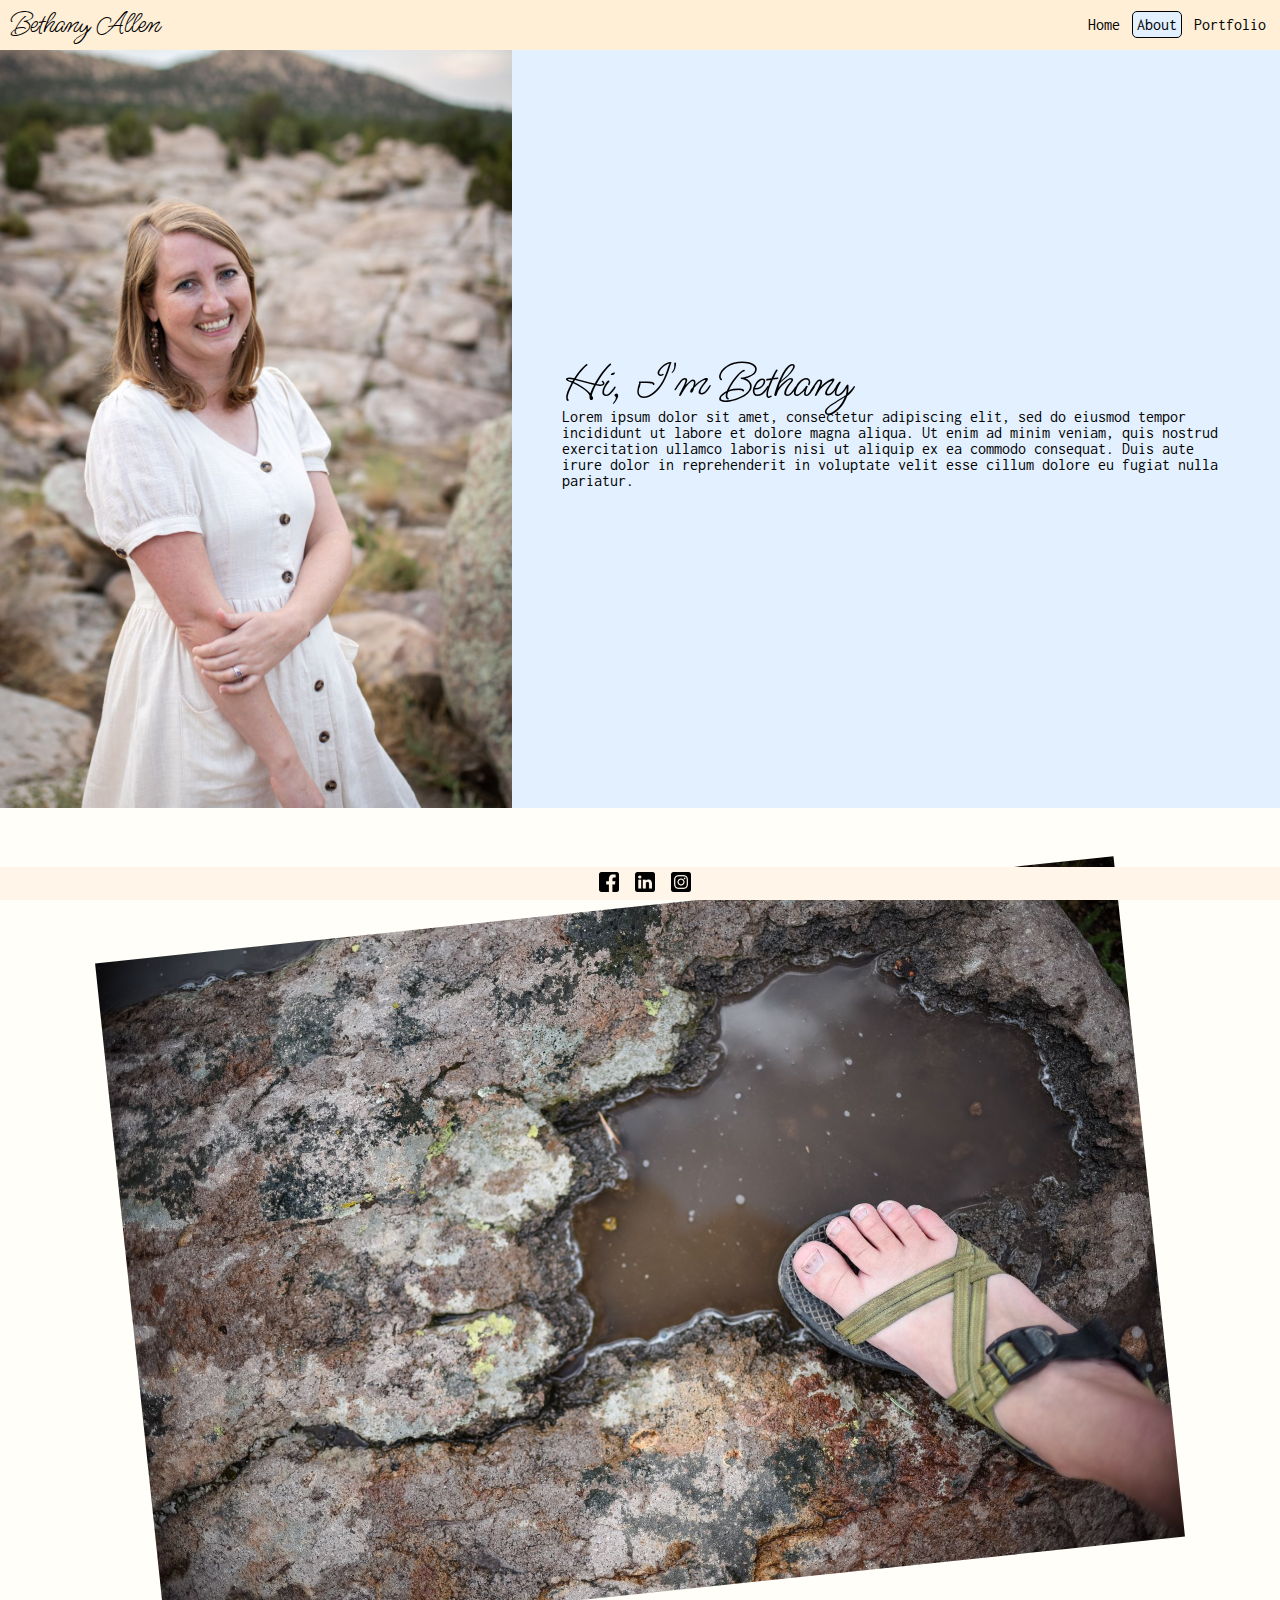
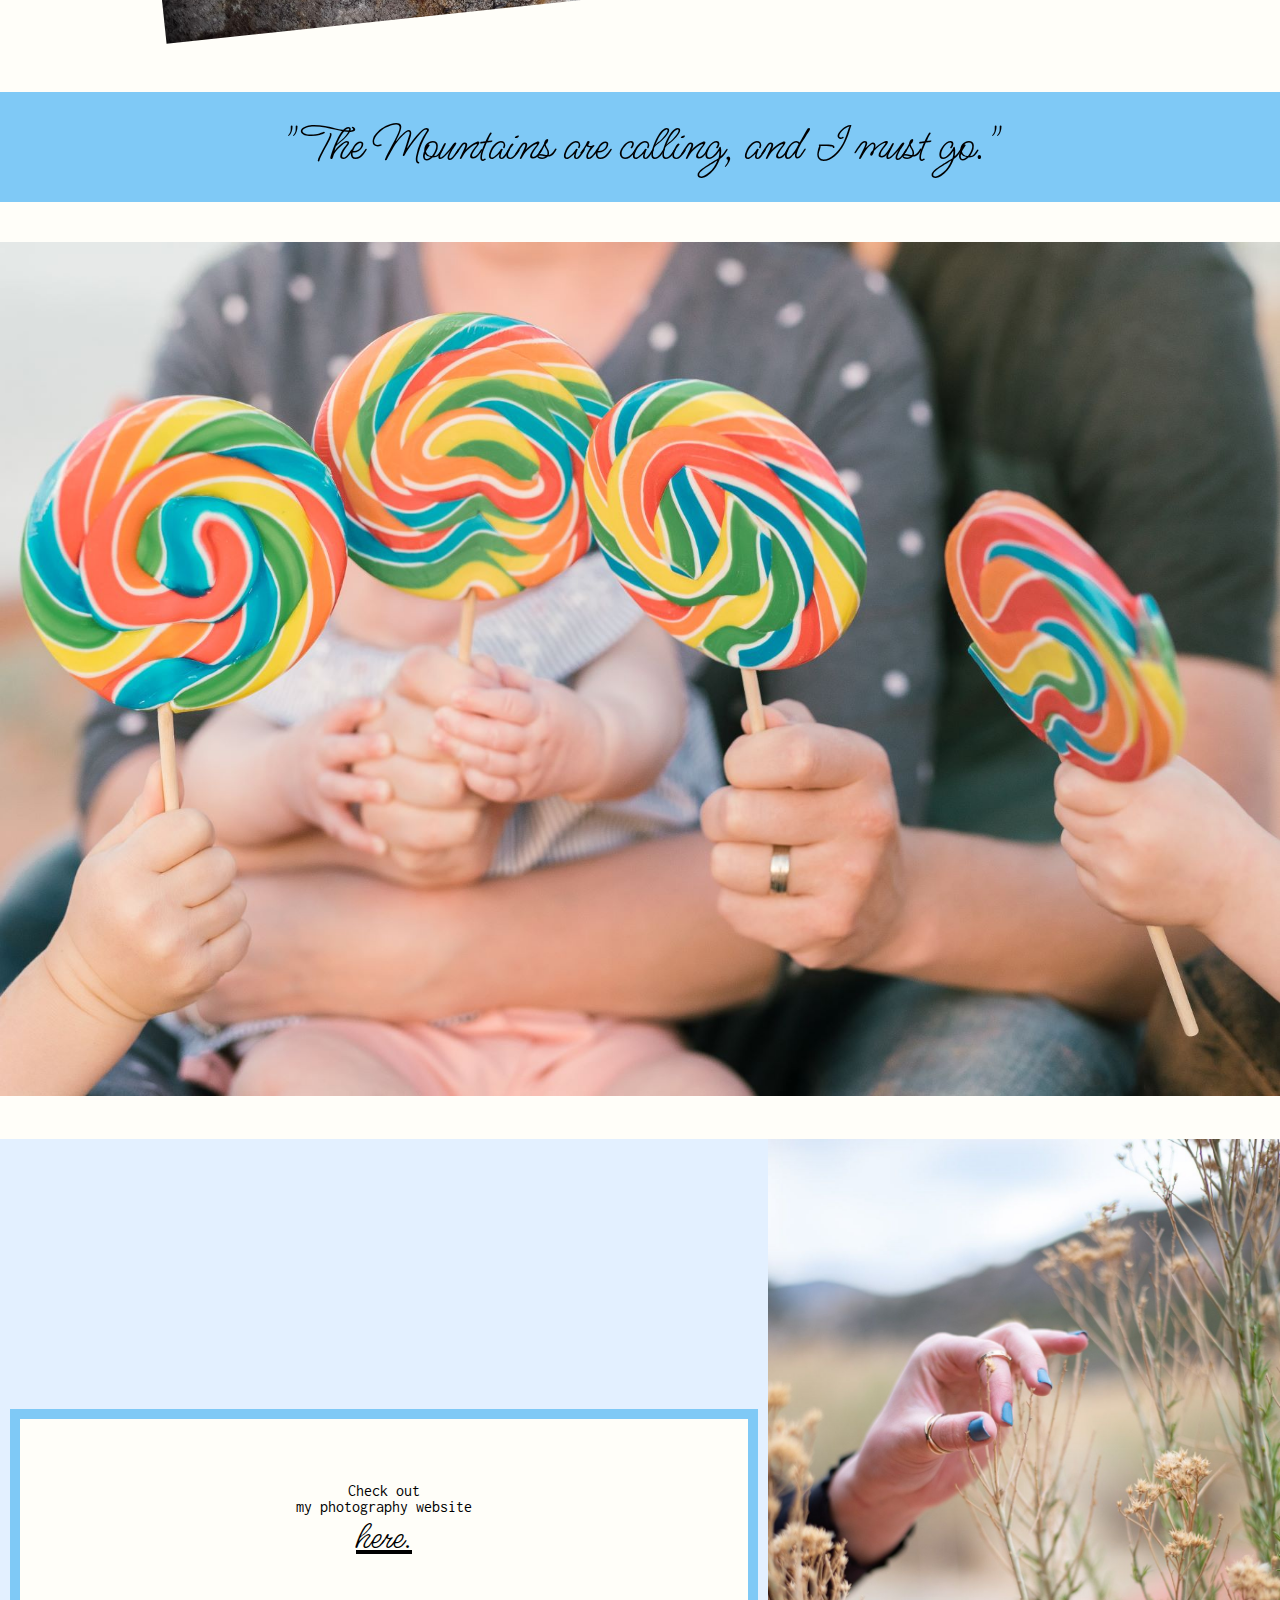
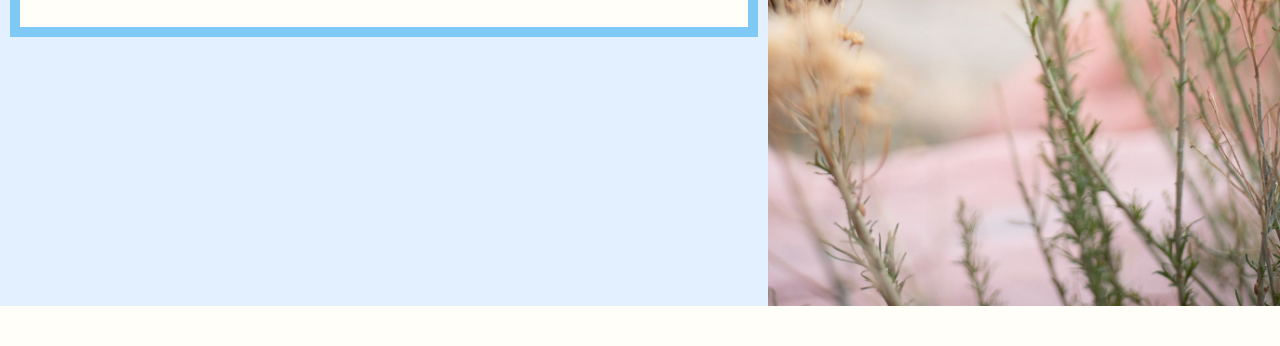
<file: about.html>
<!DOCTYPE html>
<html lang="en">
  <head>
    <meta charset="UTF-8" />
    <meta http-equiv="X-UA-Compatible" content="IE=edge" />
    <meta name="viewport" content="width=device-width, initial-scale=1.0" />
    <title>Bethany Allen-About</title>

    <link rel="stylesheet" href="./css-reset.css" />
    <link rel="stylesheet" href="./site.css" />
    <link rel="stylesheet" href="./about.css" />
  </head>

  <body>
    <header>
      <h1>Bethany Allen</h1>
      <nav>
        <a href="./index.html">Home</a>
        <a href="./about.html" class="current-page">About</a>
        <a href="./portfolio.html" class="add-right-margin">Portfolio</a>
      </nav>
    </header>

    <main>
      <div class="layout-1">
        <img
          src="./images/Portrait.jpg"
          alt="Bethany Allen"
          class="medium-image"
        />
        <div class="add-padding">
          <h1 class="cursive large-font">Hi, I'm Bethany</h1>
          <p>
            Lorem ipsum dolor sit amet, consectetur adipiscing elit, sed do
            eiusmod tempor incididunt ut labore et dolore magna aliqua. Ut enim
            ad minim veniam, quis nostrud exercitation ullamco laboris nisi ut
            aliquip ex ea commodo consequat. Duis aute irure dolor in
            reprehenderit in voluptate velit esse cillum dolore eu fugiat nulla
            pariatur.
          </p>
        </div>
      </div>

      <div class="flex-column add-padding">
        <img
          src="./images/mountains.jpg"
          alt="A foot wearing hiking sandas standing on a rock"
          class="large-image add-padding rotate"
        />
      </div>

      <div class="dark-blue-background">
        <p class="a-little-padding cursive large-font center-text">
          "The Mountains are calling, and I must go."
        </p>
      </div>

      <img
        src="./images/Family holding lollipops.jpg"
        alt="close-up of family's hand, each holding a lollipop"
        class="full-image top-margin"
      />

      <div class="flex-row-justify-right blue-background top-margin">
        <div class="flex-column add-padding-left text-card">
          <p>Check out</p>
          <p>my photography website</p>
          <a
            href="https://bethanyallenphoto.com/"
            class="link-on-blue"
            target="_blank"
            >here.</a
          >
        </div>
        <img
          src="./images/Close-up-of-a-hand-picking-a-flower-native-to-Southern-Utah-Bethany-Allen-Photography-Utah-family-photographer.jpg"
          alt="close-up of a hand picking a native flower in Southern Utah"
          class="medium-image"
        />
      </div>
    </main>

    <footer>
      <a href="https://www.facebook.com/" target="_blank" class="icon-link"
        ><img
          src="./images/5282541_fb_social media_facebook_facebook logo_social network_icon.png"
          alt="Facebook icon"
          class="icon"
      /></a>
      <a href="https://www.linkedin.com/" target="_blank" class="icon-link"
        ><img
          src="./images/5282542_linkedin_network_social network_linkedin logo_icon.png"
          alt="Linked In icon"
          class="icon"
      /></a>
      <a href="https://www.instagram.com/" target="_blank" class="icon-link"
        ><img
          src="./images/5282544_camera_instagram_social media_social network_instagram logo_icon.png"
          alt="Instagram icon"
          class="icon"
      /></a>
    </footer>
  </body>
</html>
</file>
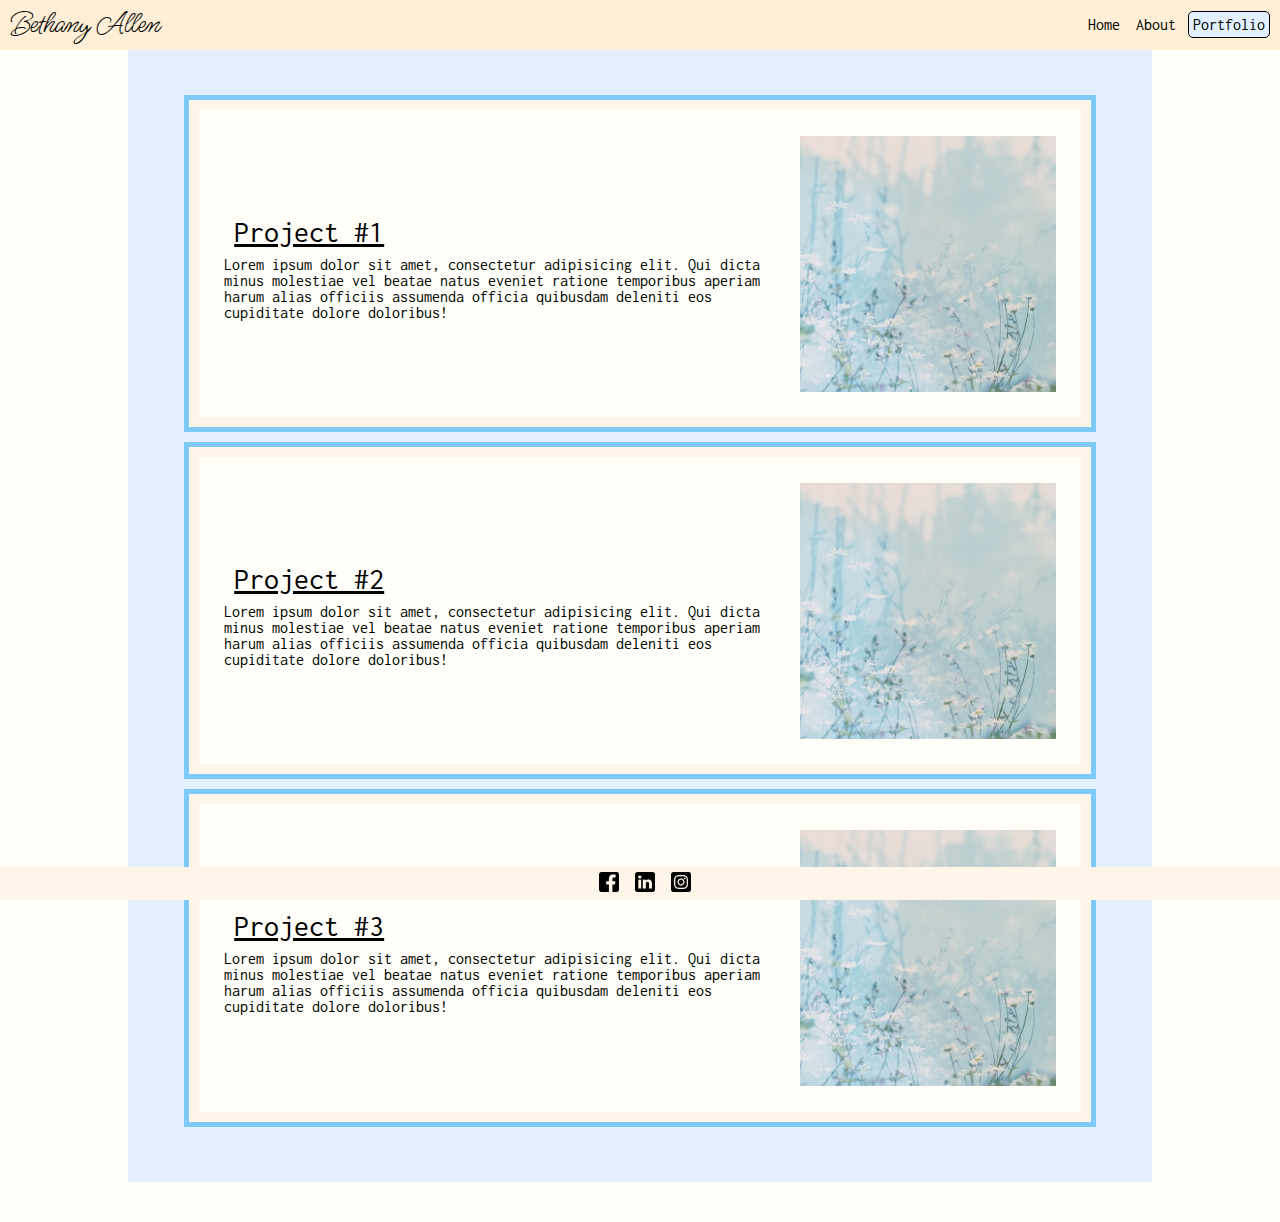
<file: portfolio.html>
<!DOCTYPE html>
<html lang="en">
  <head>
    <meta charset="UTF-8" />
    <meta http-equiv="X-UA-Compatible" content="IE=edge" />
    <meta name="viewport" content="width=device-width, initial-scale=1.0" />
    <title>Bethany Allen-Portfolio</title>

    <link rel="stylesheet" href="./css-reset.css" />
    <link rel="stylesheet" href="./site.css" />
    <link rel="stylesheet" href="./portfolio.css" />
  </head>
  <body>
    <header>
      <h1 class="cursive medium-font">Bethany Allen</h1>
      <nav>
        <a href="./index.html">Home</a>
        <a href="./about.html">About</a>
        <a href="./portfolio.html" class="add-right-margin current-page"
          >Portfolio</a
        >
      </nav>
    </header>

    <main>
      <div class="flex-column add-padding card-background">
        <div class="project-card">
          <div>
            <h2 class="medium-font">Project #1</h2>
            <p>
              Lorem ipsum dolor sit amet, consectetur adipisicing elit. Qui
              dicta minus molestiae vel beatae natus eveniet ratione temporibus
              aperiam harum alias officiis assumenda officia quibusdam deleniti
              eos cupiditate dolore doloribus!
            </p>
          </div>
          <img
            src="./images/pexels-annie-spratt-10774195.jpg"
            alt="hazy blue flowers"
            class="square-image"
          />
        </div>

        <div class="project-card">
          <div>
            <h2 class="medium-font">Project #2</h2>
            <p>
              Lorem ipsum dolor sit amet, consectetur adipisicing elit. Qui
              dicta minus molestiae vel beatae natus eveniet ratione temporibus
              aperiam harum alias officiis assumenda officia quibusdam deleniti
              eos cupiditate dolore doloribus!
            </p>
          </div>
          <img
            src="./images/pexels-annie-spratt-10774195.jpg"
            alt="hazy blue flowers"
            class="square-image"
          />
        </div>

        <div class="project-card">
          <div>
            <h2 class="medium-font">Project #3</h2>
            <p>
              Lorem ipsum dolor sit amet, consectetur adipisicing elit. Qui
              dicta minus molestiae vel beatae natus eveniet ratione temporibus
              aperiam harum alias officiis assumenda officia quibusdam deleniti
              eos cupiditate dolore doloribus!
            </p>
          </div>
          <img
            src="./images/pexels-annie-spratt-10774195.jpg"
            alt="hazy blue flowers"
            class="square-image"
          />
        </div>
      </div>
    </main>

    <footer>
      <a href="https://www.facebook.com/" target="_blank" class="icon-link"
        ><img
          src="./images/5282541_fb_social media_facebook_facebook logo_social network_icon.png"
          alt="Facebook icon"
          class="icon"
      /></a>
      <a href="https://www.linkedin.com/" target="_blank" class="icon-link"
        ><img
          src="./images/5282542_linkedin_network_social network_linkedin logo_icon.png"
          alt="Linked In icon"
          class="icon"
      /></a>
      <a href="https://www.instagram.com/" target="_blank" class="icon-link"
        ><img
          src="./images/5282544_camera_instagram_social media_social network_instagram logo_icon.png"
          alt="Instagram icon"
          class="icon"
      /></a>
    </footer>
  </body>
</html>
</file>
<file: site.css>
@import url("https://fonts.googleapis.com/css2?family=Inconsolata&family=Ms+Madi&display=swap");

:root {
  --background-color: #fffef9;
  --mid-background: #fff6e9;
  --darker-background: #ffefd7;
  --primary-color: #7fc9f6;
  --light-primary: #e3f0ff;
  --text-color: black;
}
body {
  font-family: "Inconsolata", monospace;
  background-color: var(--background-color);
}

header {
  position: fixed;
  top: 0;
  width: 100%;
  display: flex;
  justify-content: space-between;
  align-items: center;
  background-color: var(--darker-background);
  padding: 10px;
  color: var(--text-color);
}

header > h1 {
  font-family: "Ms Madi", cursive;
  font-size: 30px;
  background-color: var(--darker-background);
}

main {
  margin: 0 auto;
  padding-top: 40px;
  padding-bottom: 40px;
}

.medium-font {
  font-size: 30px;
}

.large-font {
  font-size: 50px;
}

.cursive {
  font-family: "Ms Madi", cursive;
}

nav > a:last-child {
  margin-right: 20px;
}

a,
a:visited {
  color: var(--text-color);
  text-decoration: none;
  padding: 4px;
}

a:hover {
  padding: 4px;
  border-radius: 5px;
  text-decoration: underline;
}

.current-page {
  border: 1px solid #000;
  background-color: var(--light-primary);
  padding: 4px;
  border-radius: 5px;
}

.full-image {
  max-width: 100%;
}

.large-image {
  max-width: 80vw;
}

.medium-image {
  max-width: 40%;
}

.square-image {
  width: 20vw;
  height: 20vw;
}

.flex-row {
  display: flex;
  align-items: center;
}

.flex-row-justify-right {
  display: flex;
  justify-content: space-between;
  align-items: center;
}

.flex-column {
  display: flex;
  flex-direction: column;
  justify-content: center;
  align-items: center;
}

.blue-background {
  background: var(--light-primary);
}

.dark-blue-background {
  background-color: var(--primary-color);
}
.add-padding {
  padding: 50px;
}

.add-padding-left {
  padding: 10%;
}

.a-little-padding {
  padding: 30px;
}

.top-margin {
  margin-top: 40px;
}

.center-text {
  text-align: center;
}

.icon {
  width: 20px;
}

footer {
  text-align: center;
  background-color: var(--mid-background);
  padding: 5px;
  position: fixed;
  bottom: 0;
  width: 100%;
}

.icon-link:hover {
  background-color: var(--mid-background);
}

@media (max-width: 640px) {
  nav {
    display: flex;
    flex-direction: column;
    align-items: center;
  }

  main {
    margin-top: 50px;
  }
}
</file>
<file: about.css>
.layout-1 {
  display: flex;
  flex-direction: row;
  align-items: center;
  background-color: var(--light-primary);
}

.rotate {
  transform: rotate(-6deg);
  z-index: -1;
}

.link-on-blue:hover {
  background-color: var(--darker-background);
  padding: 0px 15px;
  margin-top: 10px;
  border-radius: 25px;
}

.link-on-blue {
  text-decoration: underline;
  font-family: "Ms Madi", cursive;
  font-size: 40px;
}

.text-card {
  width: 90%;
  background-color: var(--background-color);
  padding: 5vw;
  border: 10px solid var(--primary-color);
  margin: 10px;
  display: flex;
  align-items: center;
}

@media (max-width: 640px) {
  main > div {
    display: flex;
    flex-direction: column;
  }

  .layout-1 {
    flex-direction: column;
    align-items: center;
  }

  h1 {
    text-align: center;
    padding: 10px;
    background: var(--light-primary);
    font-size: 15px;
  }

  .text-card {
    width: 75%;
  }
}
</file>
<file: portfolio.css>
.center-text {
  text-align: center;
}

.project-card {
  width: 90%;
  background-color: var(--background-color);
  padding: 2vw;
  border: 10px solid var(--mid-background);
  box-shadow: 0 0 0 5px var(--primary-color);
  margin: 10px;
  display: flex;
  flex-direction: row;
  align-items: center;
}

.card-background {
  background-color: var(--light-primary);
  height: auto;
  max-width: 75%;
  margin-right: 10%;
  margin-left: 10%;
}

h2 {
  padding: 10px;
  text-decoration: underline;
}

@media (max-width: 640px) {
  .project-card {
    flex-direction: column;
  }

  .project-card > img {
    order: -1;
    width: 30vw;
    height: 30vw;
  }

  h2 {
    text-align: center;
  }
}
</file>
